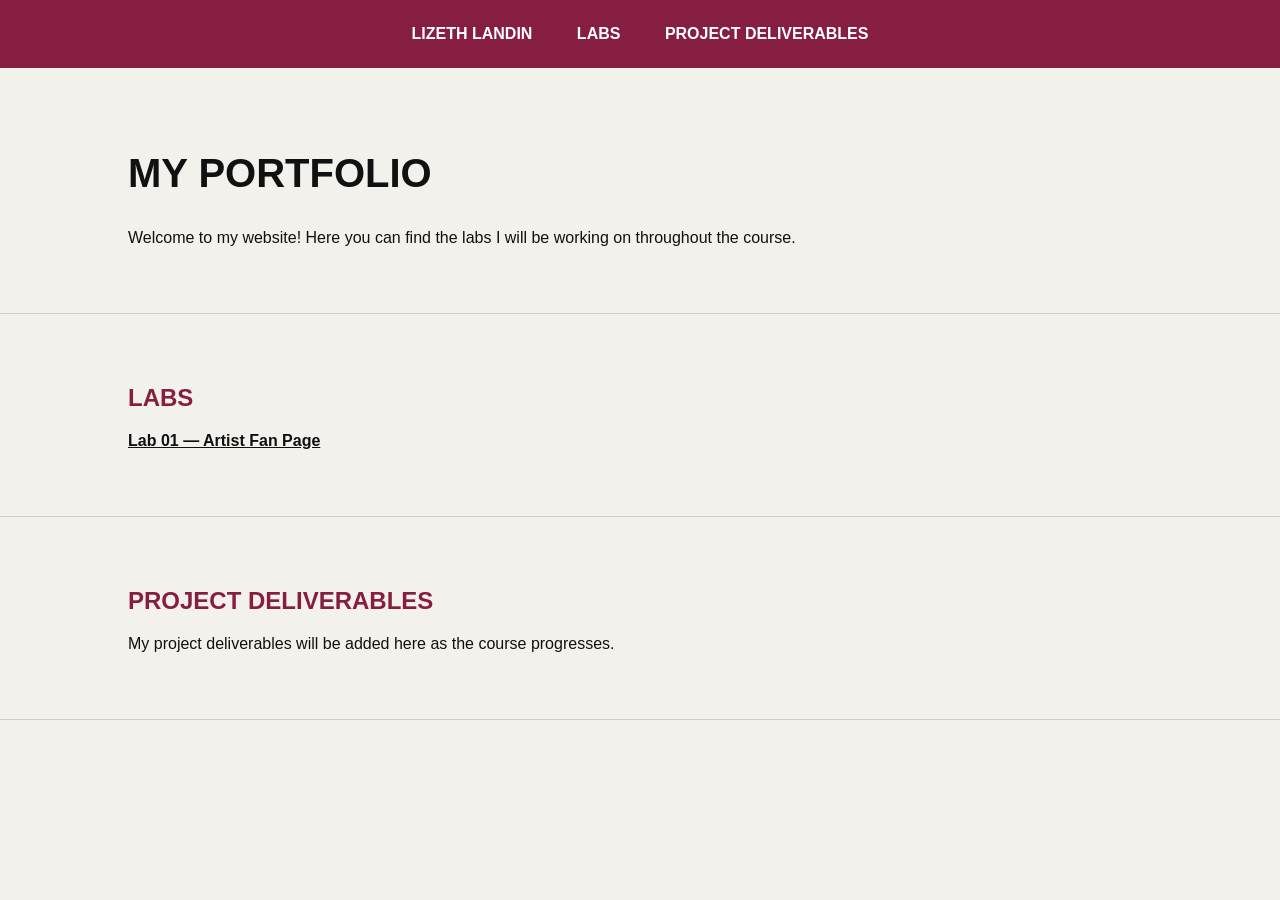
<file: index.html>
<!DOCTYPE html>
<html lang="en">

<head>
    <meta charset="UTF-8">
    <meta name="viewport" content="width=device-width, initial-scale=1.0">

    <title>My Portfolio</title>

    <!-- Estilos sencillos para la página principal -->
    <style>
        body {
            margin: 0;
            background-color: #f3f1ec;
            color: #111111;
            font-family: Arial, sans-serif;
        }

        /* El menú de arriba */
        nav {
            background-color: #861e41;
            padding: 25px;
            text-align: center;
        }

        nav a {
            color: white;
            text-decoration: none;
            font-weight: bold;
            margin: 20px;
        }

        /* Espacio y tamaño de las secciones */
        section {
            padding: 50px 10%;
            border-bottom: 1px solid #cccccc;
        }

        h1 {
            font-size: 40px;
        }

        h2 {
            color: #861e41;
        }

        /* Los enlaces de mis laboratorios */
        .lab-link {
            color: #111111;
            font-weight: bold;
        }

    </style>
</head>

<body>

    <!-- Este es el menú  -->
    <nav>
        <a href="#home">LIZETH LANDIN</a>
        <a href="#labs">LABS</a>
        <a href="#projects">PROJECT DELIVERABLES</a>
    </nav>

    <!-- La primera parte de mi portafolio -->
    <section id="home">
        <h1>MY PORTFOLIO</h1>

        <p>
            Welcome to my website! Here you can find
            the labs I will be working on throughout 
            the course.
        </p>
    </section>

    <!-- Aquí voy agregando los laboratorios que haga -->
    <section id="labs">
        <h2>LABS</h2>

        <!-- el primer laboratorio: la página de Billie Eilish -->
        <p>
            <a class="lab-link" href="Lab_1/index.html">
                Lab 01 — Artist Fan Page
            </a>
        </p>

        <!-- Los siguientes laboratorios van a ir aquí -->
    </section>

    <!-- Aquí pondré los proyectos del curso más adelante -->
    <section id="projects">
        <h2>PROJECT DELIVERABLES</h2>

        <p>
            My project deliverables will be added here
            as the course progresses.
        </p>
    </section>

    

</body>
</html>
</file>
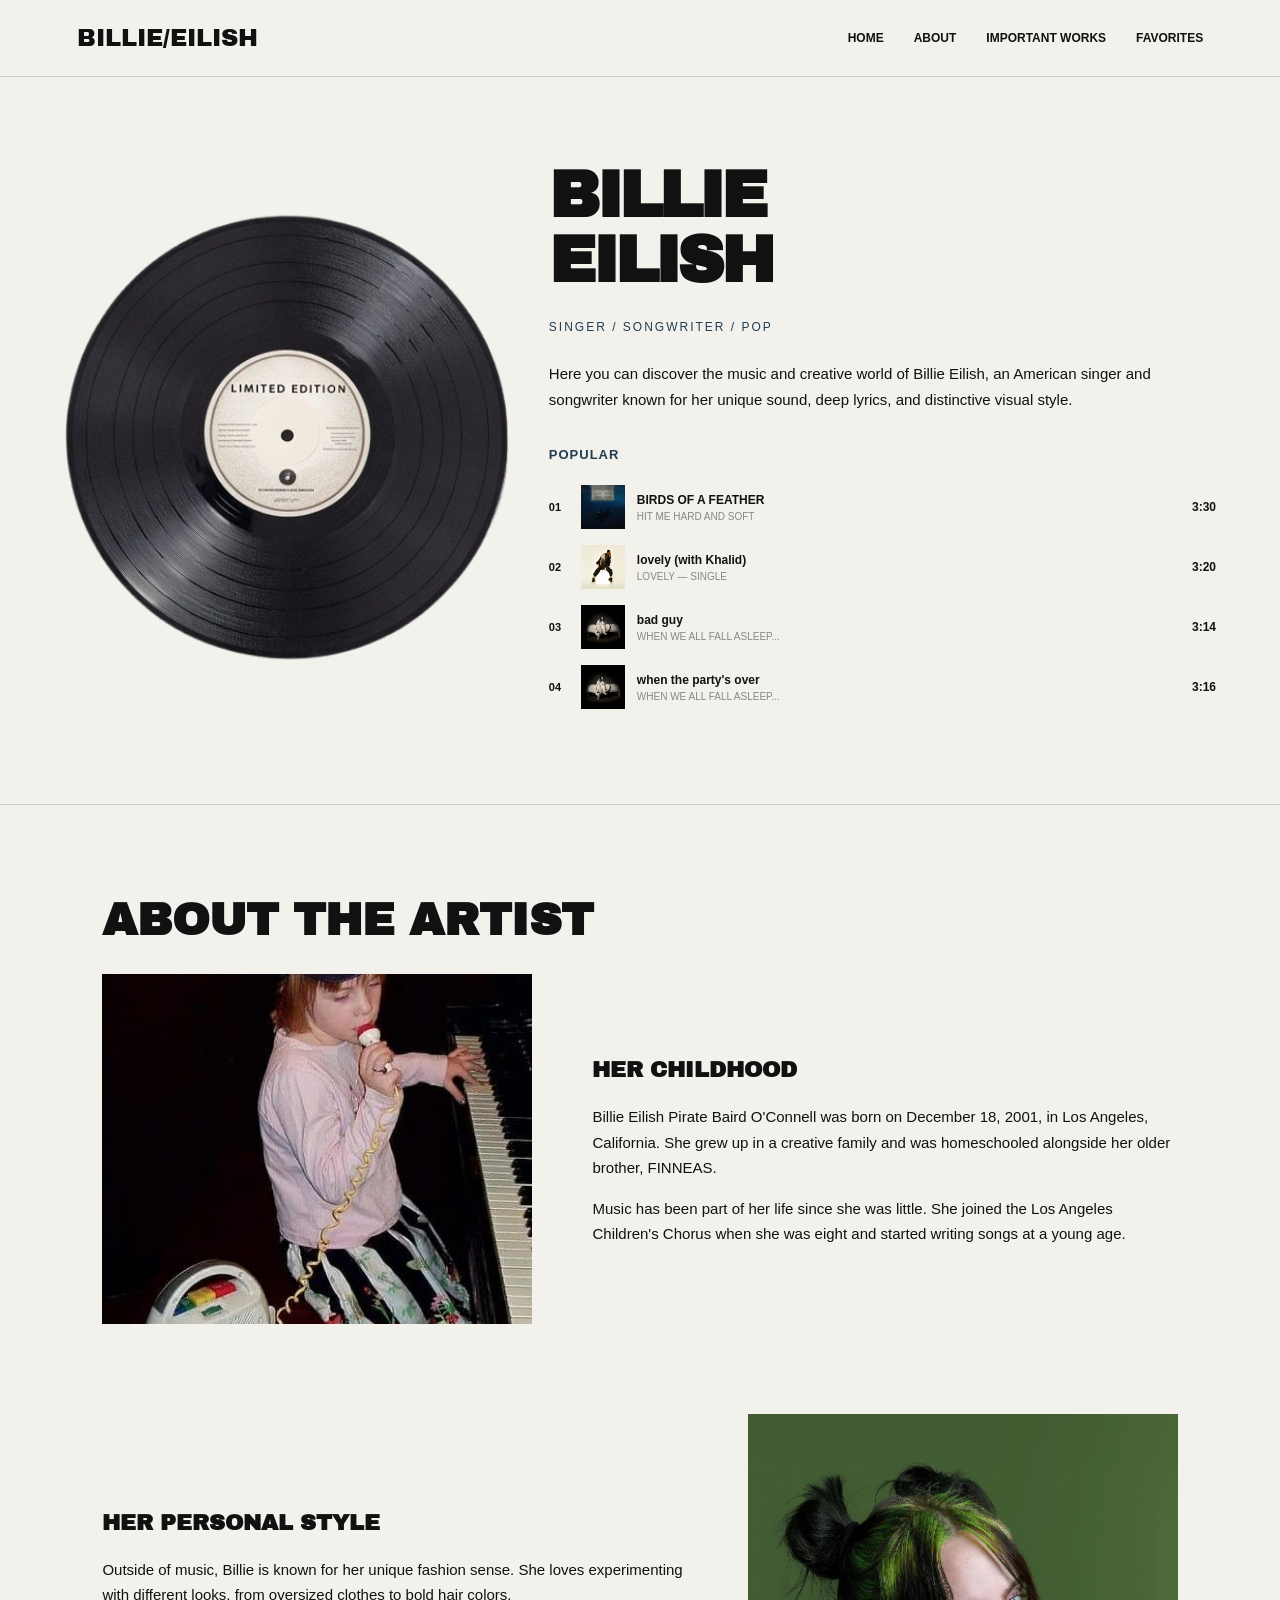
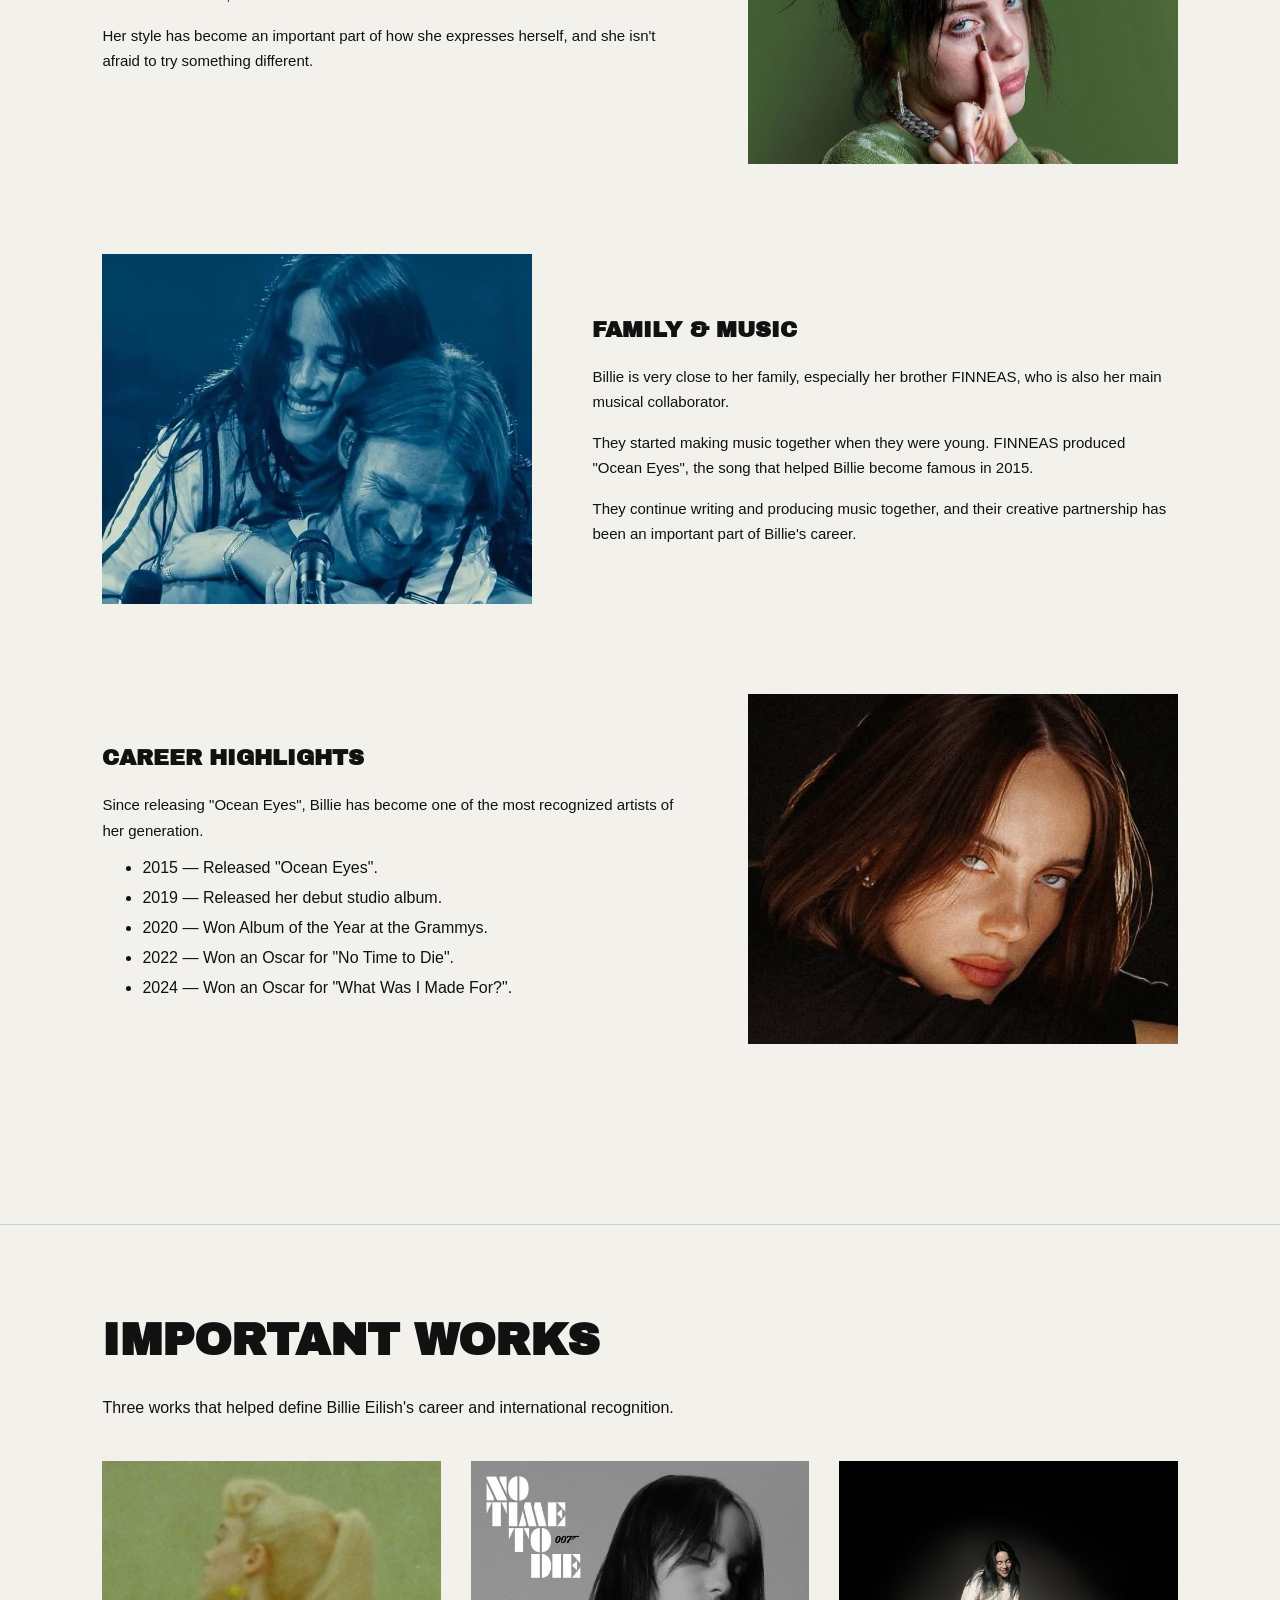
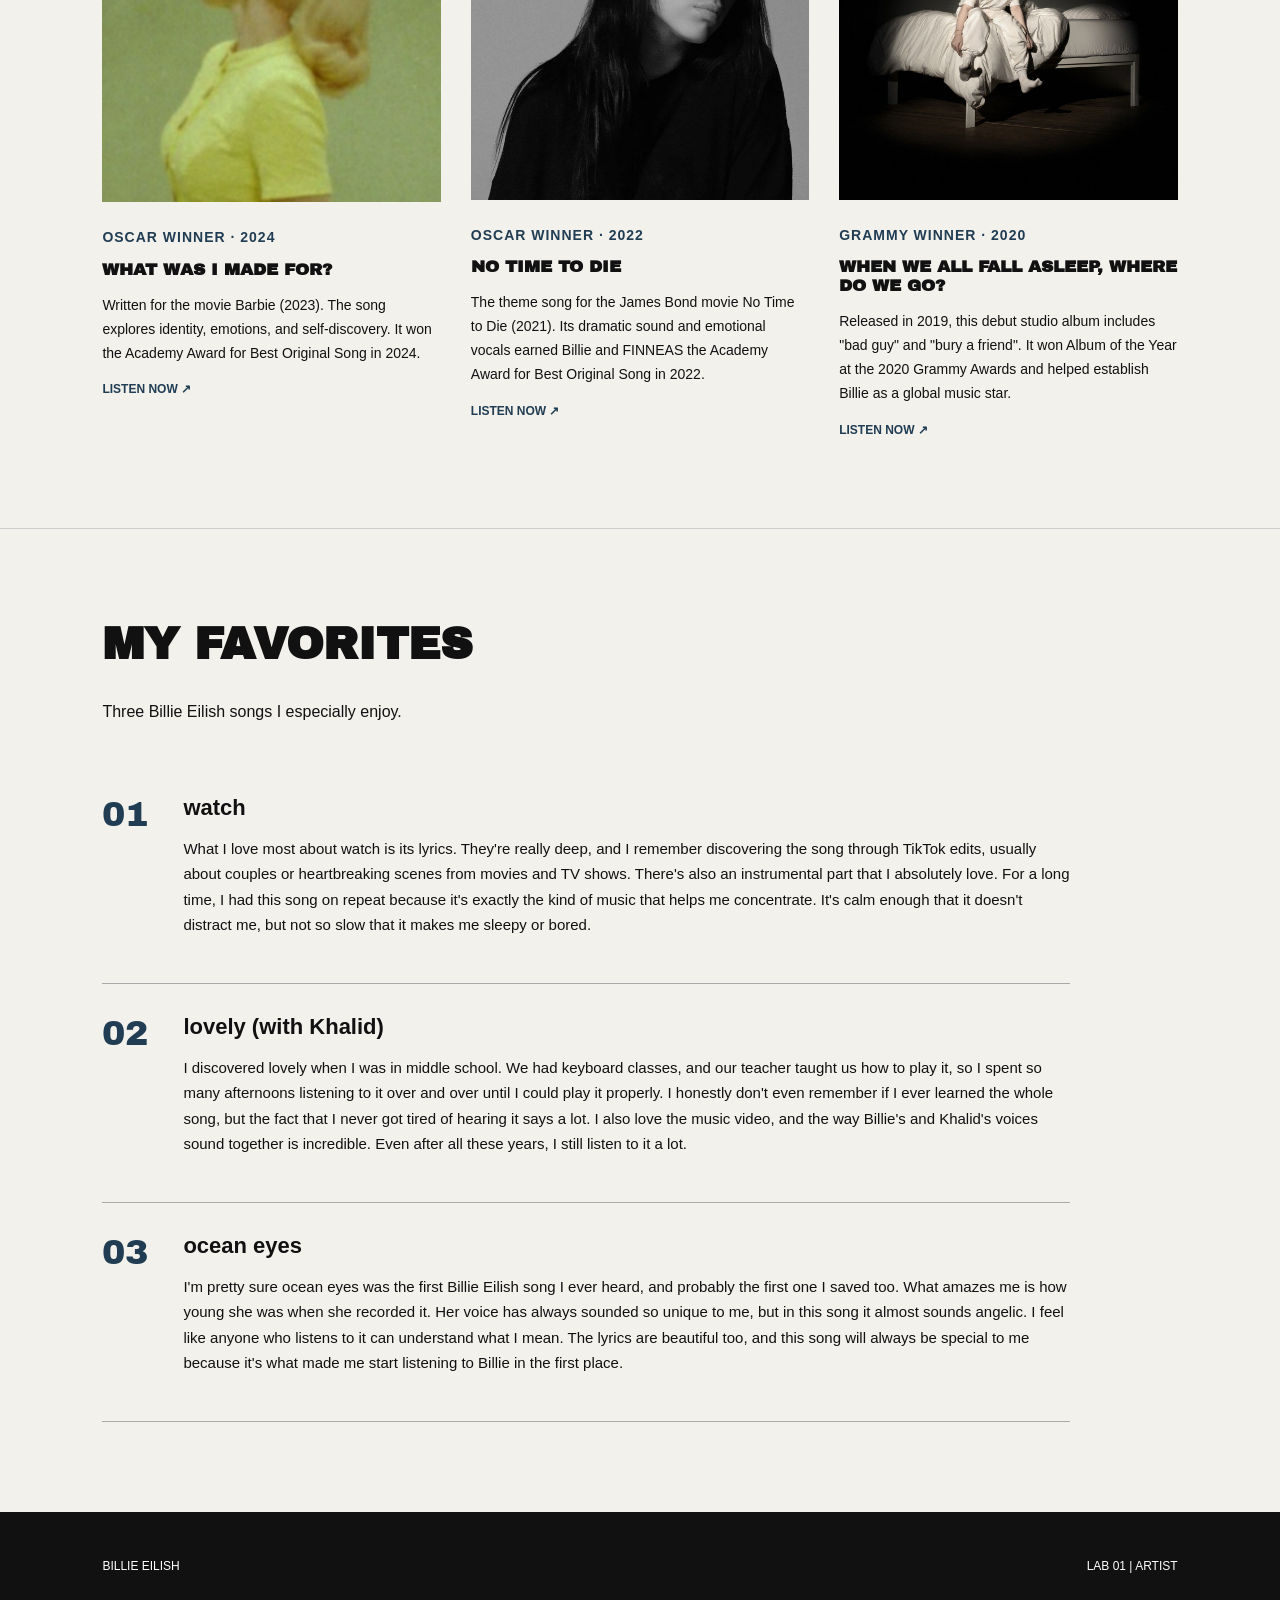
<file: Lab_1/index.html>
<!DOCTYPE html>
<html lang="en">

<head>
    <meta charset="UTF-8">
    <meta name="viewport" content="width=device-width, initial-scale=1.0">

    <title>Billie Eilish</title>

    <!-- Esta es la fuente que uso para los títulos -->
    <link href="https://fonts.googleapis.com/css2?family=Archivo+Black&display=swap" rel="stylesheet">

    <!-- Para que aparezca el icono en la pestaña -->
    <link rel="icon" href="images/favicon.ico">

    <!-- Aquí conecto mi archivo de CSS -->
    <link rel="stylesheet" href="style.css">
</head>

<body>

    <!-- Este es el menú que aparece arriba de la página -->
    <nav class="menu">

        <a href="#home" class="logo">BILLIE/EILISH</a>

        <!-- Cada enlace lleva a una sección de la misma página -->
        <div class="menu-links">
            <a href="#home">HOME</a>
            <a href="#about">ABOUT</a>
            <a href="#works">IMPORTANT WORKS</a>
            <a href="#favorites">FAVORITES</a>
        </div>

    </nav>


    <!-- HOME: aquí pongo el vinilo y la información principal -->
    <section id="home" class="home">

        <!-- La imagen grande del vinilo -->
        <div class="vinilo">
            <img src="images/vinilo.png" alt="Black vinyl record">
        </div>

        <!-- Aquí va el título y la lista de canciones -->
        <div class="home-info">

            <h1 id="principal">BILLIE<br>EILISH</h1>

            <p class="subtitulo">
                SINGER / SONGWRITER / POP
            </p>

            <p class="introduccion">
                Here you can discover the music and creative world of
                Billie Eilish, an American singer and songwriter
                known for her unique sound, deep lyrics,
                and distinctive visual style.
            </p>

            <h3 class="titulo-canciones">POPULAR</h3>

            <!-- Agrupo las cuatro canciones para acomodarlas con CSS -->
            <div class="lista-canciones">

                <!-- Primera canción -->
                <div class="cancion">

                    <span class="numero">01</span>

                    <img src="images/hit-me-hard-and-soft.jpg"
                         alt="Hit Me Hard and Soft cover">

                    <div class="datos-cancion">
                        <h4>BIRDS OF A FEATHER</h4>
                        <p>HIT ME HARD AND SOFT</p>
                    </div>

                    <span class="duracion">3:30</span>

                </div>


                <!-- Segunda canción -->
                <div class="cancion">

                    <span class="numero">02</span>

                    <img src="images/lovely.jpg"
                         alt="Lovely single cover">

                    <div class="datos-cancion">
                        <h4>lovely (with Khalid)</h4>
                        <p>LOVELY — SINGLE</p>
                    </div>

                    <span class="duracion">3:20</span>

                </div>


                <!-- Tercera canción -->
                <div class="cancion">

                    <span class="numero">03</span>

                    <img src="images/when-we-all-fall-asleep.jpg"
                         alt="When We All Fall Asleep album cover">

                    <div class="datos-cancion">
                        <h4>bad guy</h4>
                        <p>WHEN WE ALL FALL ASLEEP...</p>
                    </div>

                    <span class="duracion">3:14</span>

                </div>


                <!-- Cuarta canción -->
                <div class="cancion">

                    <span class="numero">04</span>

                    <img src="images/when-we-all-fall-asleep.jpg"
                         alt="When We All Fall Asleep album cover">

                    <div class="datos-cancion">
                        <h4>when the party's over</h4>
                        <p>WHEN WE ALL FALL ASLEEP...</p>
                    </div>

                    <span class="duracion">3:16</span>

                </div>

            </div>

        </div>

    </section>


    <!-- ABOUT: aquí cuento un poco sobre la vida de Billie -->
    <section id="about" class="seccion">

        <h2>ABOUT THE ARTIST</h2>

        <!-- Primero hablo de su infancia, con la foto a la izquierda -->
        <div class="about-bloque">

            <img src="images/billie-childhood.jpg"
                 alt="Billie Eilish as a child">

            <div class="about-texto">

                <h3>HER CHILDHOOD</h3>

                <p>
                    Billie Eilish Pirate Baird O'Connell was born
                    on December 18, 2001, in Los Angeles, California.
                    She grew up in a creative family and was
                    homeschooled alongside her older brother, FINNEAS.
                </p>

                <p>
                    Music has been part of her life since she was little.
                    She joined the Los Angeles Children's Chorus
                    when she was eight and started writing songs
                    at a young age.
                </p>

            </div>

        </div>


        <!-- Aquí pongo la foto a la derecha para irlas alternando -->
        <div class="about-bloque inverso">

            <img src="images/billie-fashion.jpg"
                 alt="Billie Eilish fashion style">

            <div class="about-texto">

                <h3>HER PERSONAL STYLE</h3>

                <p>
                    Outside of music, Billie is known for her
                    unique fashion sense. She loves experimenting
                    with different looks, from oversized clothes
                    to bold hair colors.
                </p>

                <p>
                    Her style has become an important part of
                    how she expresses herself, and she isn't
                    afraid to try something different.
                </p>

            </div>

        </div>


        <!-- Esta parte es sobre su hermano, con quien hace su música -->
        <div class="about-bloque">

            <img src="images/billie-finneas.jpg"
                 alt="Billie Eilish with her brother Finneas">

            <div class="about-texto">

                <h3>FAMILY & MUSIC</h3>

                <p>
                    Billie is very close to her family,
                    especially her brother FINNEAS,
                    who is also her main musical collaborator.
                </p>

                <p>
                    They started making music together when
                    they were young. FINNEAS produced "Ocean Eyes",
                    the song that helped Billie become famous in 2015.
                </p>

                <p>
                    They continue writing and producing music together,
                    and their creative partnership has been an
                    important part of Billie's career.
                </p>

            </div>

        </div>


        <!-- Por último pongo algunos de sus logros más importantes -->
        <div class="about-bloque inverso">

            <img src="images/billie.jpg"
                 alt="Billie Eilish portrait">

            <div class="about-texto">

                <h3>CAREER HIGHLIGHTS</h3>

                <p>
                    Since releasing "Ocean Eyes", Billie has become
                    one of the most recognized artists
                    of her generation.
                </p>

                <!-- Uso una lista para mostrar los años y sus premios -->
                <ul>
                    <li>2015 — Released "Ocean Eyes".</li>
                    <li>2019 — Released her debut studio album.</li>
                    <li>2020 — Won Album of the Year at the Grammys.</li>
                    <li>2022 — Won an Oscar for "No Time to Die".</li>
                    <li>2024 — Won an Oscar for "What Was I Made For?".</li>
                </ul>

            </div>

        </div>

    </section>


    <!-- IMPORTANT WORKS: elegí dos canciones y un álbum -->
    <section id="works" class="seccion">

        <h2>IMPORTANT WORKS</h2>

        <p class="descripcion-seccion">
            Three works that helped define Billie Eilish's
            career and international recognition.
        </p>

        <!-- Las tres obras van una al lado de la otra -->
        <div class="obras">

            <!-- La canción que hizo para Barbie -->
            <div class="obra">

                <img src="images/barbie.jpg"
                     alt="What Was I Made For? cover">

                <p class="obra-categoria">
                    OSCAR WINNER · 2024
                </p>

                <h3>WHAT WAS I MADE FOR?</h3>

                <p>
                    Written for the movie Barbie (2023).
                    The song explores identity, emotions,
                    and self-discovery. It won the Academy
                    Award for Best Original Song in 2024.
                </p>

                <!-- Este enlace lleva a la canción en YouTube -->
                <a href="https://www.youtube.com/results?search_query=Billie+Eilish+What+Was+I+Made+For+official+music+video">
                    LISTEN NOW ↗
                </a>

            </div>


            <!-- La canción de la película de James Bond -->
            <div class="obra">

                <img src="images/no-time-to-die.jpg"
                     alt="No Time to Die single cover">

                <p class="obra-categoria">
                    OSCAR WINNER · 2022
                </p>

                <h3>NO TIME TO DIE</h3>

                <p>
                    The theme song for the James Bond movie
                    No Time to Die (2021). Its dramatic sound
                    and emotional vocals earned Billie and FINNEAS
                    the Academy Award for Best Original Song in 2022.
                </p>

                <a href="https://www.youtube.com/results?search_query=Billie+Eilish+No+Time+To+Die+official+music+video">
                    LISTEN NOW ↗
                </a>

            </div>


            <!-- Su primer álbum, que ganó varios premios -->
            <div class="obra">

                <img src="images/when-we-all-fall-asleep.jpg"
                     alt="When We All Fall Asleep album cover">

                <p class="obra-categoria">
                    GRAMMY WINNER · 2020
                </p>

                <h3>
                    WHEN WE ALL FALL ASLEEP,
                    WHERE DO WE GO?
                </h3>

                <p>
                    Released in 2019, this debut studio album
                    includes "bad guy" and "bury a friend".
                    It won Album of the Year at the 2020
                    Grammy Awards and helped establish Billie
                    as a global music star.
                </p>

                <!-- Este enlace lleva a Spotify -->
                <a href="https://open.spotify.com/search/When%20We%20All%20Fall%20Asleep%20Billie%20Eilish">
                    LISTEN NOW ↗
                </a>

            </div>

        </div>

    </section>


    <!-- MY FAVORITES: aquí explico por qué me gustan estas canciones -->
    <section id="favorites" class="seccion">

        <h2>MY FAVORITES</h2>

        <p class="descripcion-seccion">
            Three Billie Eilish songs I especially enjoy.
        </p>

        <div class="favoritos">

            <!-- watch: me gusta mucho la letra y me ayuda a concentrarme -->
            <div class="favorito">

                <span class="favorito-numero">01</span>

                <div>
                    <h3>watch</h3>

                    <p>
                        What I love most about watch is its lyrics.
                        They're really deep, and I remember discovering
                        the song through TikTok edits, usually about
                        couples or heartbreaking scenes from movies
                        and TV shows. There's also an instrumental
                        part that I absolutely love. For a long time,
                        I had this song on repeat because it's exactly
                        the kind of music that helps me concentrate.
                        It's calm enough that it doesn't distract me,
                        but not so slow that it makes me sleepy or bored.
                    </p>
                </div>

            </div>


            <!-- lovely: esta me recuerda a mis clases de teclado -->
            <div class="favorito">

                <span class="favorito-numero">02</span>

                <div>
                    <h3>lovely (with Khalid)</h3>

                    <p>
                        I discovered lovely when I was in middle school.
                        We had keyboard classes, and our teacher taught
                        us how to play it, so I spent so many afternoons
                        listening to it over and over until I could play
                        it properly. I honestly don't even remember if
                        I ever learned the whole song, but the fact that
                        I never got tired of hearing it says a lot.
                        I also love the music video, and the way Billie's
                        and Khalid's voices sound together is incredible.
                        Even after all these years, I still listen
                        to it a lot.
                    </p>
                </div>

            </div>


            <!-- ocean eyes: creo que fue la primera que escuché de Billie -->
            <div class="favorito">

                <span class="favorito-numero">03</span>

                <div>
                    <h3>ocean eyes</h3>

                    <p>
                        I'm pretty sure ocean eyes was the first Billie
                        Eilish song I ever heard, and probably the first
                        one I saved too. What amazes me is how young
                        she was when she recorded it. Her voice has
                        always sounded so unique to me, but in this
                        song it almost sounds angelic. I feel like
                        anyone who listens to it can understand what
                        I mean. The lyrics are beautiful too, and
                        this song will always be special to me because
                        it's what made me start listening to Billie
                        in the first place.
                    </p>
                </div>

            </div>

        </div>

    </section>


    <!-- Esto es lo que aparece hasta abajo de la página -->
    <footer>
        <p>BILLIE EILISH</p>
        <p>LAB 01 | ARTIST</p>
    </footer>

</body>
</html>
</file>
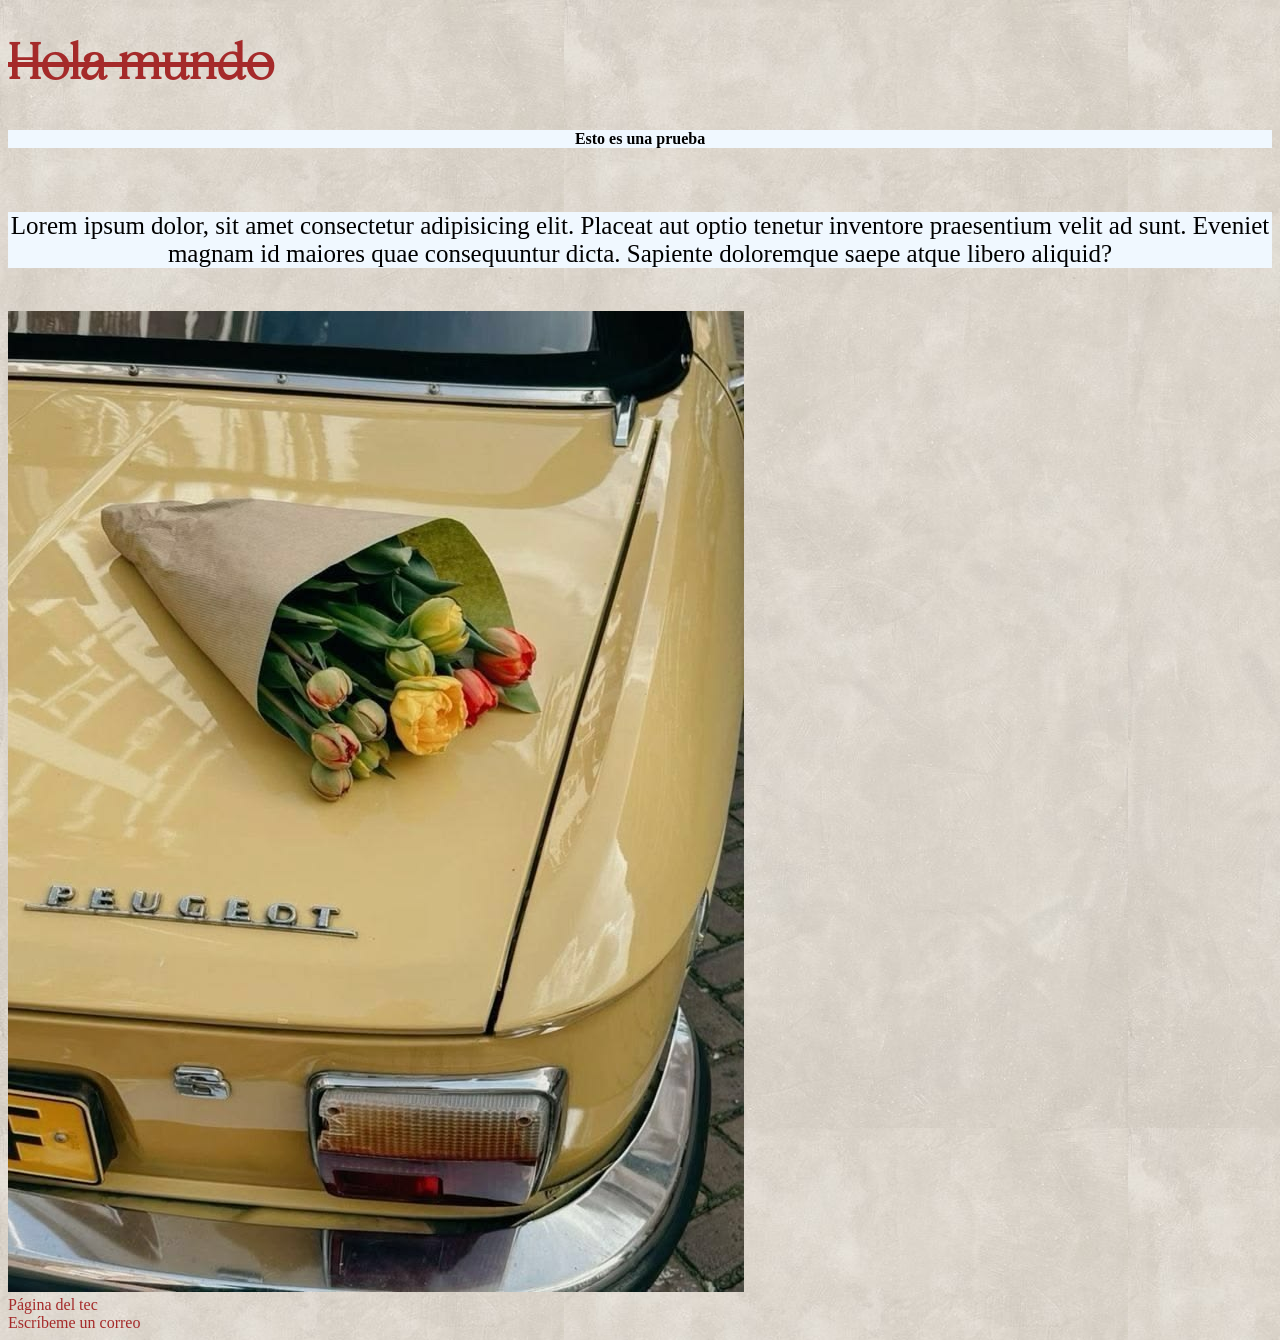
<file: index_2.html>
<!DOCTYPE html> <!-- Especifica version HTML5 -->
<html lang="en">
<head>
    <style>
        @font-face {
            font-family: "Svetze";
            src: url("svetze/Svetze.otf") format("opentype");
        }
    </style>
    <meta charset="UTF-8">
    <meta name="viewport" content="width=device-width, initial-scale=1.0">
    <title>Mi segunda página web</title>
    <link rel="icon" type="image/png" href="favicon.ico">
</head>
<body style="background-image: url('fondo.jpg');">
    <h1 style="font-size: 50px; color: brown; text-decoration: line-through; font-family: Svetze;">Hola mundo</h1>
    <h4 style="background-color: aliceblue; text-align: center;">Esto es una prueba</h4>

    <br> <!--El salto de linea es un ejemplo de una etiqueta vacia-->

    <p style="background-color: aliceblue; text-align: center; font-size: 25px; font-family: 'Times New Roman', Times, serif;">
        Lorem ipsum dolor, sit amet consectetur adipisicing elit. Placeat aut optio tenetur inventore
        praesentium velit ad sunt. Eveniet magnam id maiores quae consequuntur dicta. Sapiente doloremque
        saepe atque libero aliquid?
    </p>

    <br> <!--El salto de linea es un ejemplo de una etiqueta vacia-->

    <img src="logo.jpg">

    <br>

    <a href="https://www.tec.mx" target="_blank" style="color: brown; text-decoration: none;">Página del tec</a>

    <br>

    <a href="mailto:A01708546@tec.mx" style="color: brown; text-decoration: none;">Escríbeme un correo</a>
</body>
</html>
</file>
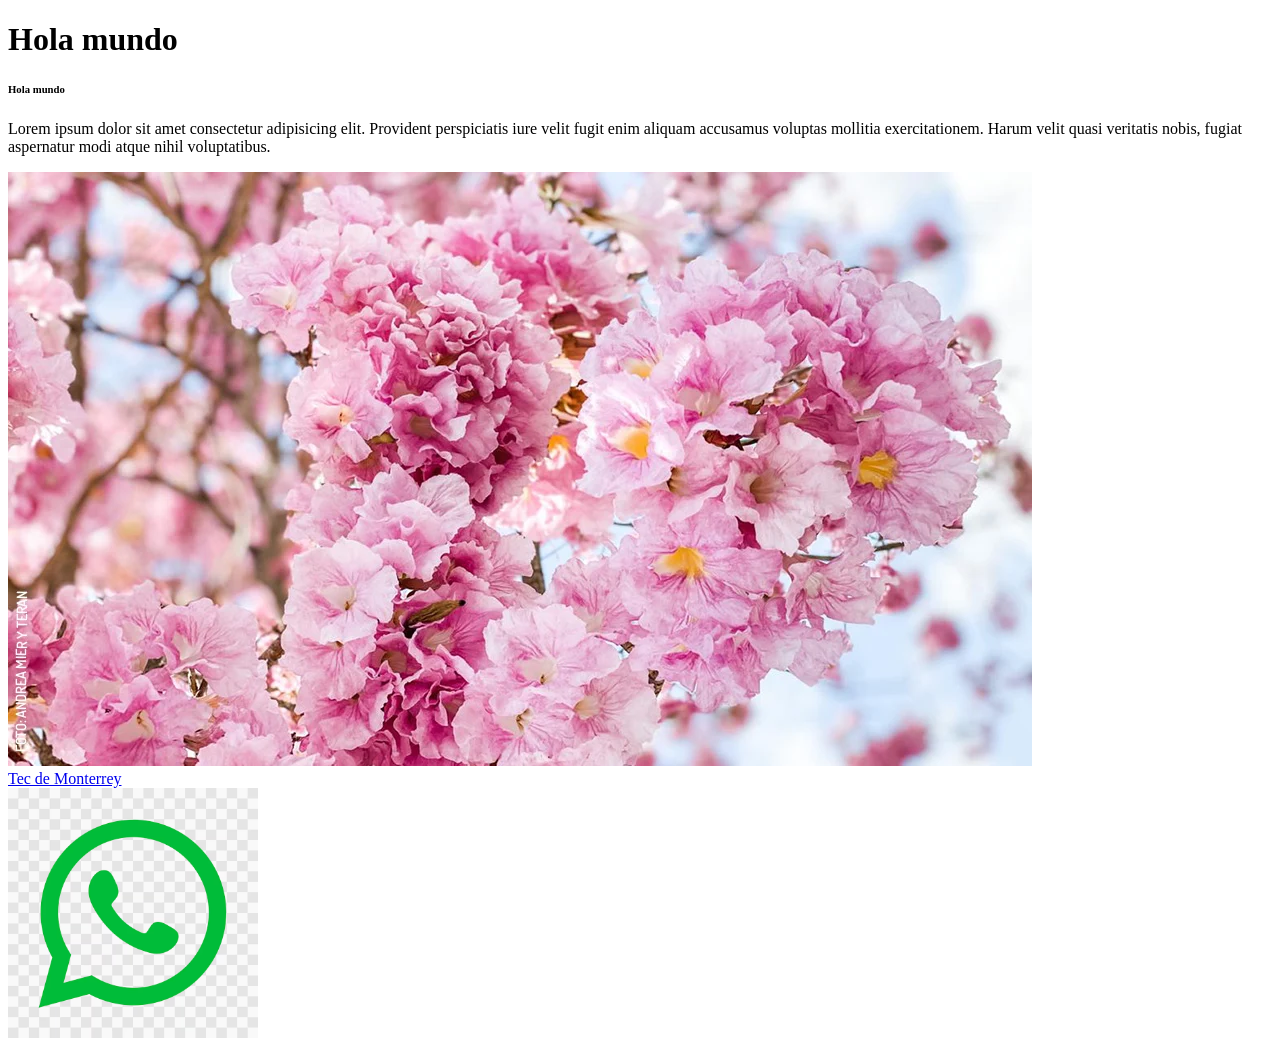
<file: index_ejemplo.html>
<!DOCTYPE html>
<html lang="es">
    <head>
        <title>Clase 1: Ejemplo</title>
        <meta charset="UTF-8">
        <!-- Esto es un comentario -->
    </head>

    <body>
        <!-- Existen 6 headings en HTML -->
        <h1>Hola mundo</h1>
        <h6>Hola mundo</h6>

        <!-- Lorem es texto de prueba -->
        <p>
            Lorem ipsum dolor sit amet consectetur adipisicing elit.
            Provident perspiciatis iure velit fugit enim aliquam accusamus
            voluptas mollitia exercitationem. Harum velit quasi veritatis
            nobis, fugiat aspernatur modi atque nihil voluptatibus.
        </p>

        <img src="foto.jpg" alt="Una fotografía">

        <br> <!-- Salto de línea -->

        <!-- Hipervínculo a mi escuela -->
        <a href="https://www.tec.mx" target="_blank">
            Tec de Monterrey
        </a>

        <br>

        <!-- Imagen con enlace a WhatsApp -->
        <a href="https://wa.me/524422507841?text=Hola" target="_blank">
            <img src="whatsapp.avif" width="250" alt="Enviar mensaje por WhatsApp">
        </a>
    </body>
</html>
</file>
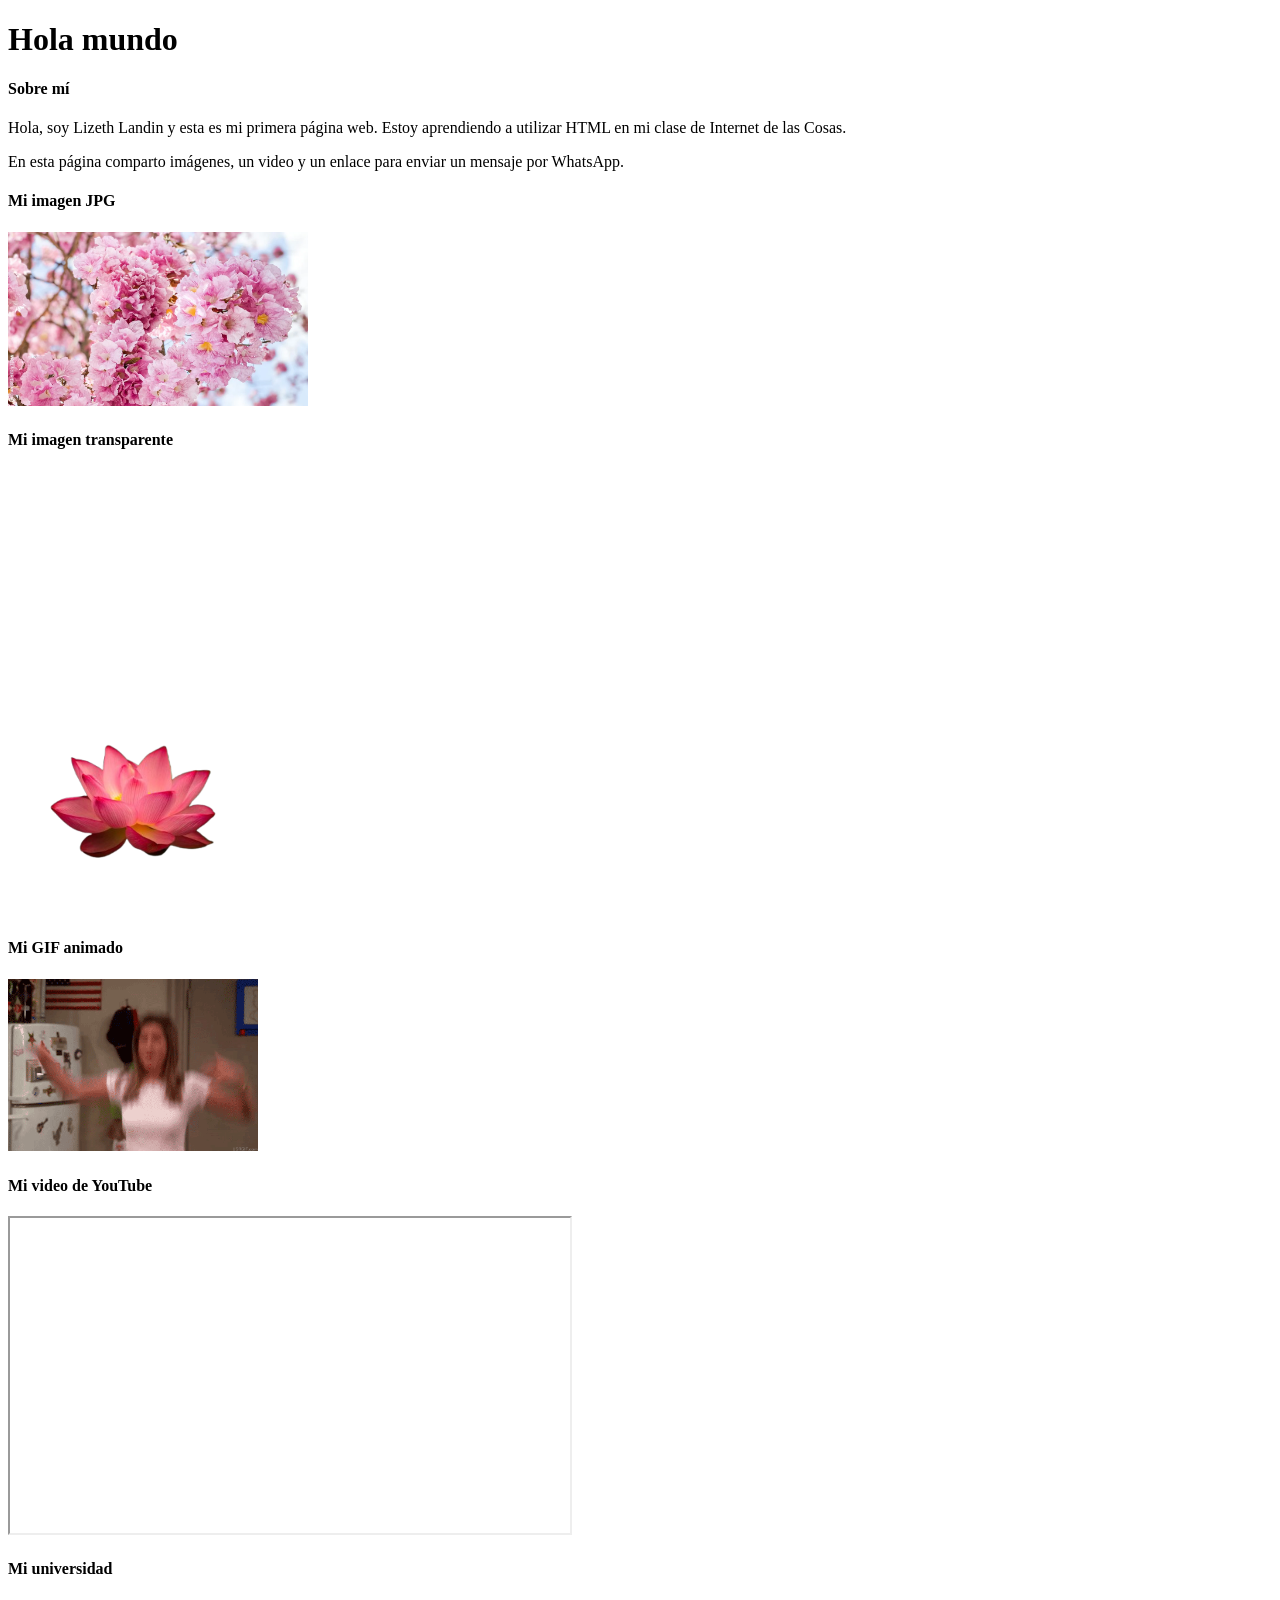
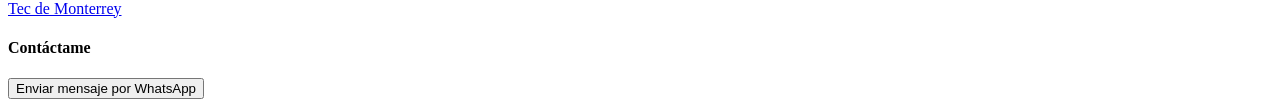
<file: index_ejercicio.html>
<!DOCTYPE html>
<html lang="es">
    <head>
        <title>Mi primera página web</title>
        <meta charset="UTF-8">
    </head>

    <body>
        <!-- Título principal -->
        <h1>Hola mundo</h1>

        <!-- Subtítulo y párrafos -->
        <h4>Sobre mí</h4>

        <p>
            Hola, soy Lizeth Landin y esta es mi primera página web.
            Estoy aprendiendo a utilizar HTML en mi clase de
            Internet de las Cosas.
        </p>

        <p>
            En esta página comparto imágenes, un video y un enlace
            para enviar un mensaje por WhatsApp.
        </p>

        <!-- Imagen JPG: el archivo debe pesar menos de 2 MB -->
        <h4>Mi imagen JPG</h4>

        <img src="foto.jpg" width="300" alt="Una fotografía">

        <br>

        <!-- La imagen PNG debe tener fondo transparente -->
        <h4>Mi imagen transparente</h4>

        <img src="imagen.png" width="250" alt="Imagen con fondo transparente">

        <br>

        <!-- GIF animado -->
        <h4>Mi GIF animado</h4>

        <img src="animacion.gif" width="250" alt="Una animación">

        <br>

        <h4>Mi video de YouTube</h4>

        <iframe
            width="560"
            height="315"
            src="https://www.youtube.com/embed/x47TgeRJtH0"
            title="Video de YouTube"
            allowfullscreen>
        </iframe>

        <br>

        <!-- Hipervínculo -->
        <h4>Mi universidad</h4>

        <a href="https://www.tec.mx" target="_blank">
            Tec de Monterrey
        </a>

        <br>

        <!-- Botón que abre WhatsApp con el mensaje Hola Mundo -->
        <h4>Contáctame</h4>

        <form action="https://wa.me/4422507841" method="get" target="_blank">
            <input type="hidden" name="text" value="Hola Mundo">
            <button type="submit">Enviar mensaje por WhatsApp</button>
        </form>
    </body>
</html>
</file>
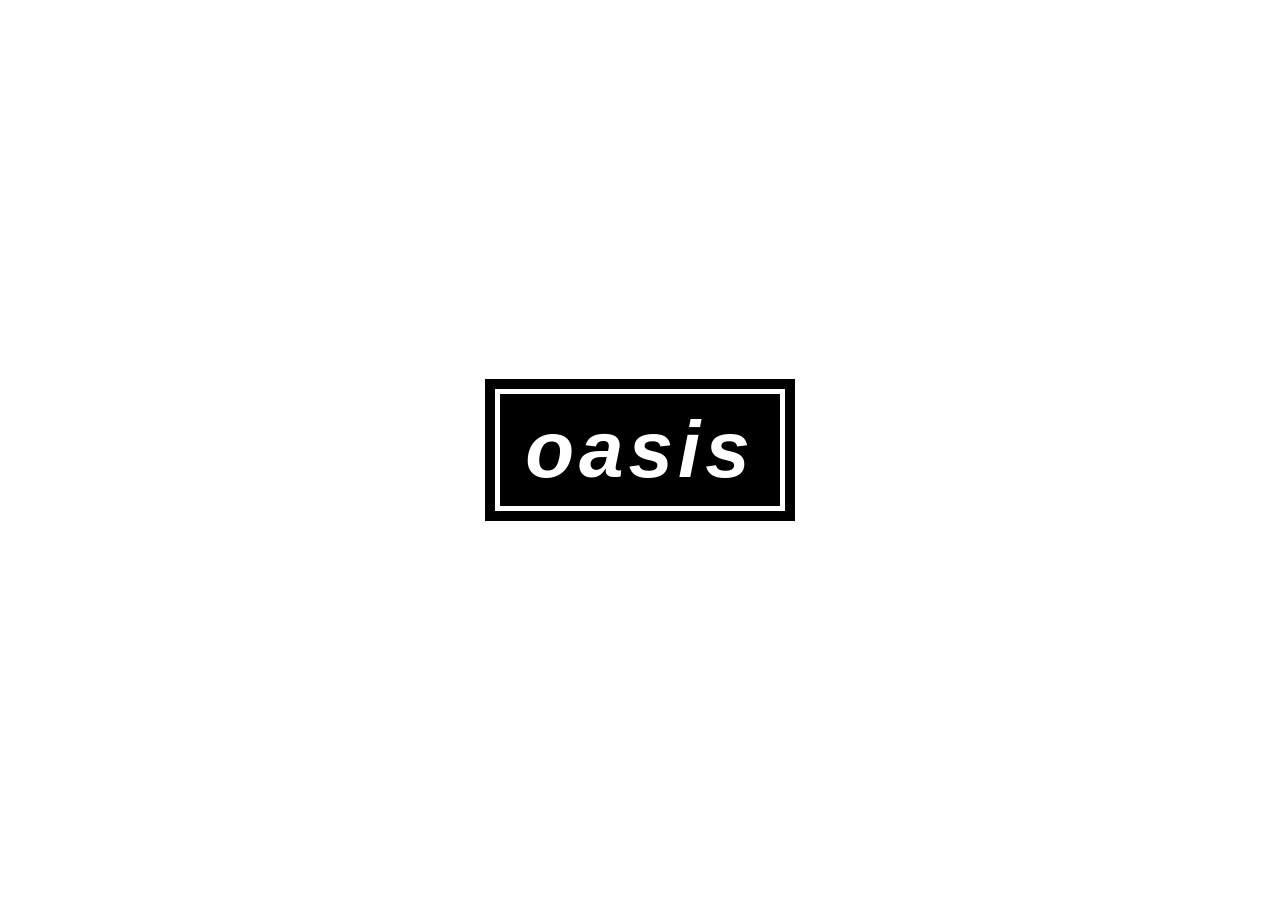
<file: Lab_0/external.html>
<!DOCTYPE html>
<html lang="en">
<head>
    <meta charset="UTF-8">
    <meta name="viewport" content="width=device-width, initial-scale=1.0">
    <title>Oasis</title>
    <link rel="stylesheet" type="text/css" href="style.css"


</head>
<body>

    <!-- Contenedor exterior -->
    <div id="contenedor">
        <div id="logo"

        <!-- Contenedor interior -->
        <div>

            <!-- Estilo del texto OASIS -->
            <i>OASIS</i>

        </div>
    </div>

</body>
</html>
</file>
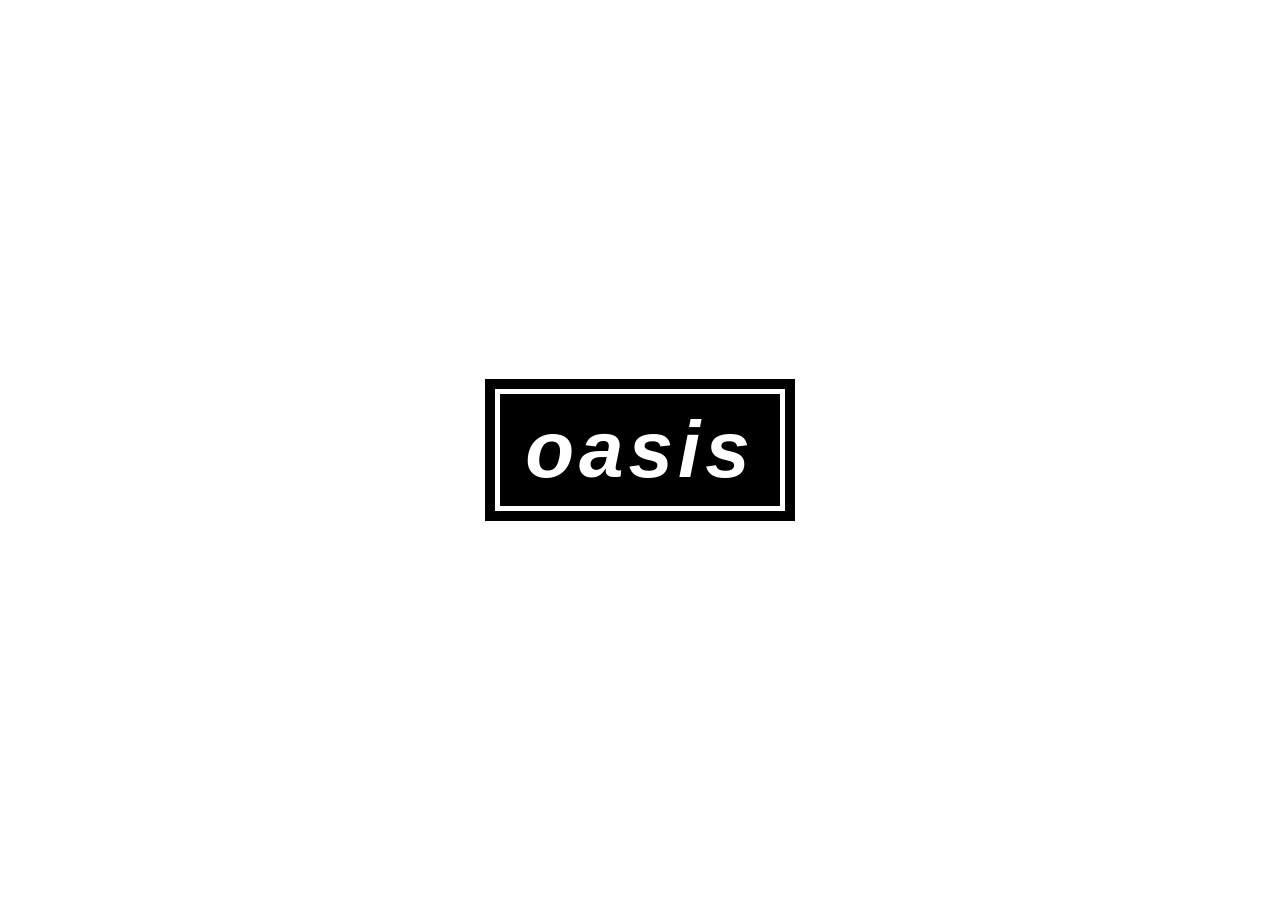
<file: Lab_0/internal.html>
<!DOCTYPE html>
<html lang="en">
<head>
    <meta charset="UTF-8">
    <meta name="viewport" content="width=device-width, initial-scale=1.0">
    <title>Oasis</title>

    <style>
        /* Hoja de estilos interna */

        body {
            margin: 0; /* Elimina márgenes */
            background-color: white; /* Fondo blanco */
            height: 100vh; /* Altura de toda la pantalla */
            display: flex; /* Activa Flexbox */
            justify-content: center; /* Centra horizontalmente */
            align-items: center; /* Centra verticalmente */
        }

        #contenedor {
            background-color: black; /* Fondo negro */
            padding: 10px; /* Espacio entre los bordes */
        }

        #logo {
            text-align: center; /* Centra el texto */
            border: 5px solid white; /* Borde blanco sólido */
            background-color: black; /* Fondo negro */
            padding: 10px 25px; /* Espacio interior */
        }

        i {
            margin: 0; /* Elimina márgenes */
            color: white; /* Texto blanco */
            font-family: Arial, Helvetica, sans-serif;
            font-size: 80px; /* Tamaño del texto */
            text-transform: lowercase; /* Minúsculas */
            font-weight: 900; /* Negrita gruesa */
            letter-spacing: 5px; /* Espacio entre letras */
        }

    </style>
</head>

<body>

    <!-- Contenedor exterior -->
    <div id="contenedor">

        <!-- Contenedor interior con borde blanco -->
        <div id="logo">

            <!-- Texto del logo -->
            <i>OASIS</i>

        </div>

    </div>

</body>
</html>
</file>
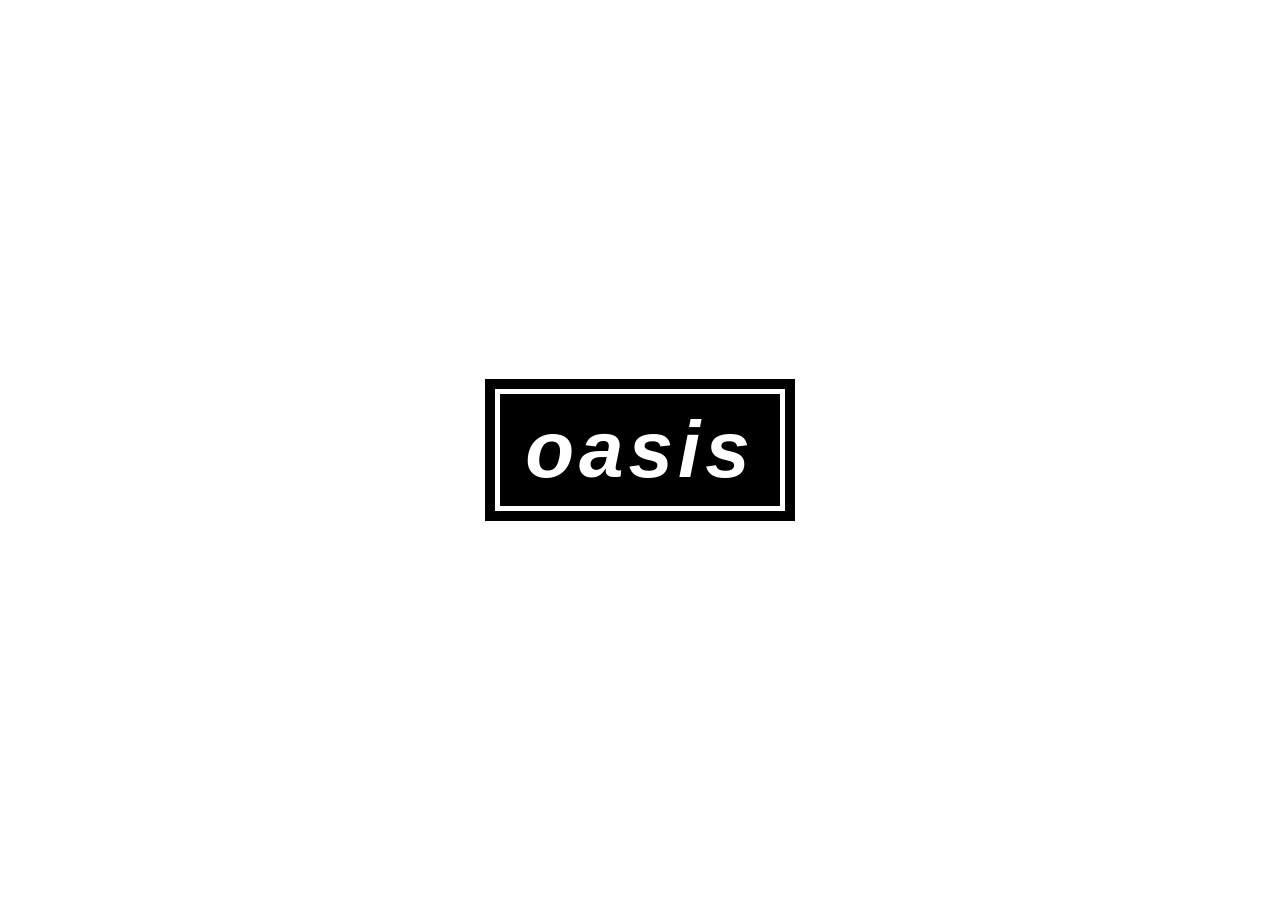
<file: Lab_0/logos.html>
<!DOCTYPE html>
<html lang="en">
<head>
    <meta charset="UTF-8">
    <meta name="viewport" content="width=device-width, initial-scale=1.0">
    <title>Oasis</title>
</head>

<body style="
    margin: 0; /* Elimina los márgenes predeterminados */
    background-color: #ffffff; /* Fondo blanco */
    height: 100vh; /* Ocupa toda la altura de la pantalla */
    display: flex; /* Activa Flexbox */
    justify-content: center; /* Centra horizontalmente */
    align-items: center; /* Centra verticalmente */
">

    <!-- Contenedor exterior -->
    <div style="
        background-color: #000000; /* Fondo negro */
        padding: 10px; /* Espacio interior */
    ">

        <!-- Contenedor interior -->
        <div style="
            text-align: center; /* Centra el texto */
            border: 5px solid #ffffff; /* Borde blanco */
            background-color: #000000; /* Fondo negro */
            padding: 10px 25px; /* Espaciado vertical y horizontal */
        ">

            <!-- Estilo del texto OASIS -->
            <i style="
                margin: 0; /* Elimina márgenes */
                color: #ffffff; /* Texto blanco */
                font-family: Arial, Helvetica, sans-serif; /* Tipo de letra */
                font-size: 80px; /* Tamaño de letra */
                font-weight: 900; /* Letra muy gruesa o negrita */
                text-transform: lowercase; /* Convierte el texto a minúsculas */
                letter-spacing: 5px; /* Espacio entre letras */
            ">OASIS</i>

        </div>
    </div>

</body>
</html>
</file>
<file: Lab_1/style.css>
/* ESTILOS GENERALES */

body {
    margin: 0;
    background-color: #f3f1ec;
    color: #111111;
    font-family: Arial, sans-serif;
}


/* MENÚ DE NAVEGACIÓN */

.menu {
    display: flex;
    justify-content: space-between;
    align-items: center;
    padding: 25px 6%;
    border-bottom: 1px solid #cccccc;
}

.logo {
    font-family: "Archivo Black", sans-serif;
    font-size: 24px;
    color: #111111;
    text-decoration: none;
}

.menu-links {
    display: flex;
    gap: 30px;
}

.menu-links a {
    color: #111111;
    font-size: 12px;
    font-weight: bold;
    text-decoration: none;
}


/* HOME */

.home {
    display: flex;
    align-items: center;
    padding: 50px 5%;
    gap: 40px;
}

/* Imagen del vinilo */

.vinilo {
    width: 40%;
}

.vinilo img {
    width: 100%;
}

/* Información principal */

.home-info {
    width: 60%;
}

#principal {
    font-family: "Archivo Black", sans-serif;
    font-size: 65px;
    line-height: 1;
    letter-spacing: -3px;
    margin: 0 0 25px;
}

.subtitulo {
    font-size: 12px;
    letter-spacing: 2px;
    color: #203d53;
    line-height: 1.5;
}

.introduccion {
    font-size: 15px;
    line-height: 1.7;
    margin: 25px 0 35px;
}


/* POPULAR SONGS */

.titulo-canciones {
    color: #203d53;
    font-size: 13px;
    letter-spacing: 1px;
    margin: 30px 0 15px;
}

.lista-canciones {
    width: 100%;
}

.cancion {
    display: flex;
    align-items: center;
    gap: 12px;
    padding: 8px 0;
}

.numero {
    width: 20px;
    font-size: 11px;
    font-weight: bold;
}

/* Portadas pequeñas de las canciones */

.cancion img {
    width: 44px;
    height: 44px;
    object-fit: cover;
}

.datos-cancion {
    flex: 1;
}

.datos-cancion h4 {
    font-size: 12px;
    margin: 0 0 4px;
}

.datos-cancion p {
    font-size: 10px;
    color: #888888;
    margin: 0;
}

.duracion {
    font-size: 12px;
    font-weight: bold;
    margin-left: auto;
}


/* ESTILOS GENERALES DE LAS SECCIONES */

.seccion {
    padding: 90px 8%;
    border-top: 1px solid #cccccc;
}

.seccion h2 {
    font-family: "Archivo Black", sans-serif;
    font-size: 45px;
    margin: 0 0 30px;
}

.seccion p {
    line-height: 1.7;
}

.descripcion-seccion {
    margin-bottom: 40px;
}


/* ABOUT THE ARTIST */

.about-bloque {
    display: flex;
    align-items: center;
    gap: 60px;
    margin-bottom: 90px;
}

/* Fotografías */

.about-bloque img {
    width: 40%;
    height: 350px;
    object-fit: cover;
}

/* Texto */

.about-texto {
    flex: 1;
}

.about-texto h3 {
    font-family: "Archivo Black", sans-serif;
    font-size: 22px;
}

.about-texto p {
    font-size: 15px;
}

.about-texto li {
    margin-bottom: 12px;
}

/* Coloca la imagen a la derecha */

.about-bloque.inverso {
    flex-direction: row-reverse;
}


/* IMPORTANT WORKS */

.obras {
    display: grid;
    grid-template-columns: 1fr 1fr 1fr;
    gap: 30px;
    margin-top: 40px;
}

.obra img {
    width: 100%;
}

.obra-categoria {
    color: #203d53;
    font-size: 11px;
    font-weight: bold;
    letter-spacing: 1px;
    margin: 20px 0 10px;
}

.obra h3 {
    font-family: "Archivo Black", sans-serif;
    font-size: 17px;
    margin: 0 0 15px;
}

.obra p {
    font-size: 14px;
    line-height: 1.7;
}

.obra a {
    color: #203d53;
    font-size: 12px;
    font-weight: bold;
    text-decoration: none;
}


/* MY FAVORITES */

.favoritos {
    width: 90%;
}

.favorito {
    display: flex;
    gap: 35px;
    padding: 30px 0;
    border-bottom: 1px solid #aaaaaa;
}

.favorito-numero {
    font-family: "Archivo Black", sans-serif;
    font-size: 35px;
    color: #203d53;
}

.favorito h3 {
    font-size: 22px;
    margin: 0;
}

.favorito p {
    font-size: 15px;
}


/* FOOTER */

footer {
    display: flex;
    justify-content: space-between;
    background-color: #111111;
    color: white;
    padding: 35px 8%;
    font-size: 12px;
}
</file>
<file: Lab_0/style.css>
body {
            margin: 0; /* Elimina márgenes */
            background-color: white; /* Fondo blanco */
            height: 100vh; /* Altura de toda la pantalla */
            display: flex; /* Activa Flexbox */
            justify-content: center; /* Centra horizontalmente */
            align-items: center; /* Centra verticalmente */
        }

        #contenedor {
            background-color: black; /* Fondo negro */
            padding: 10px; /* Espacio entre los bordes */
        }

        #logo {
            text-align: center; /* Centra el texto */
            border: 5px solid white; /* Borde blanco sólido */
            background-color: black; /* Fondo negro */
            padding: 10px 25px; /* Espacio interior */
        }

        i {
            margin: 0; /* Elimina márgenes */
            color: white; /* Texto blanco */
            font-family: Arial, Helvetica, sans-serif;
            font-size: 80px; /* Tamaño del texto */
            text-transform: lowercase; /* Minúsculas */
            font-weight: 900; /* Negrita gruesa */
            letter-spacing: 5px; /* Espacio entre letras */
        }
</file>
